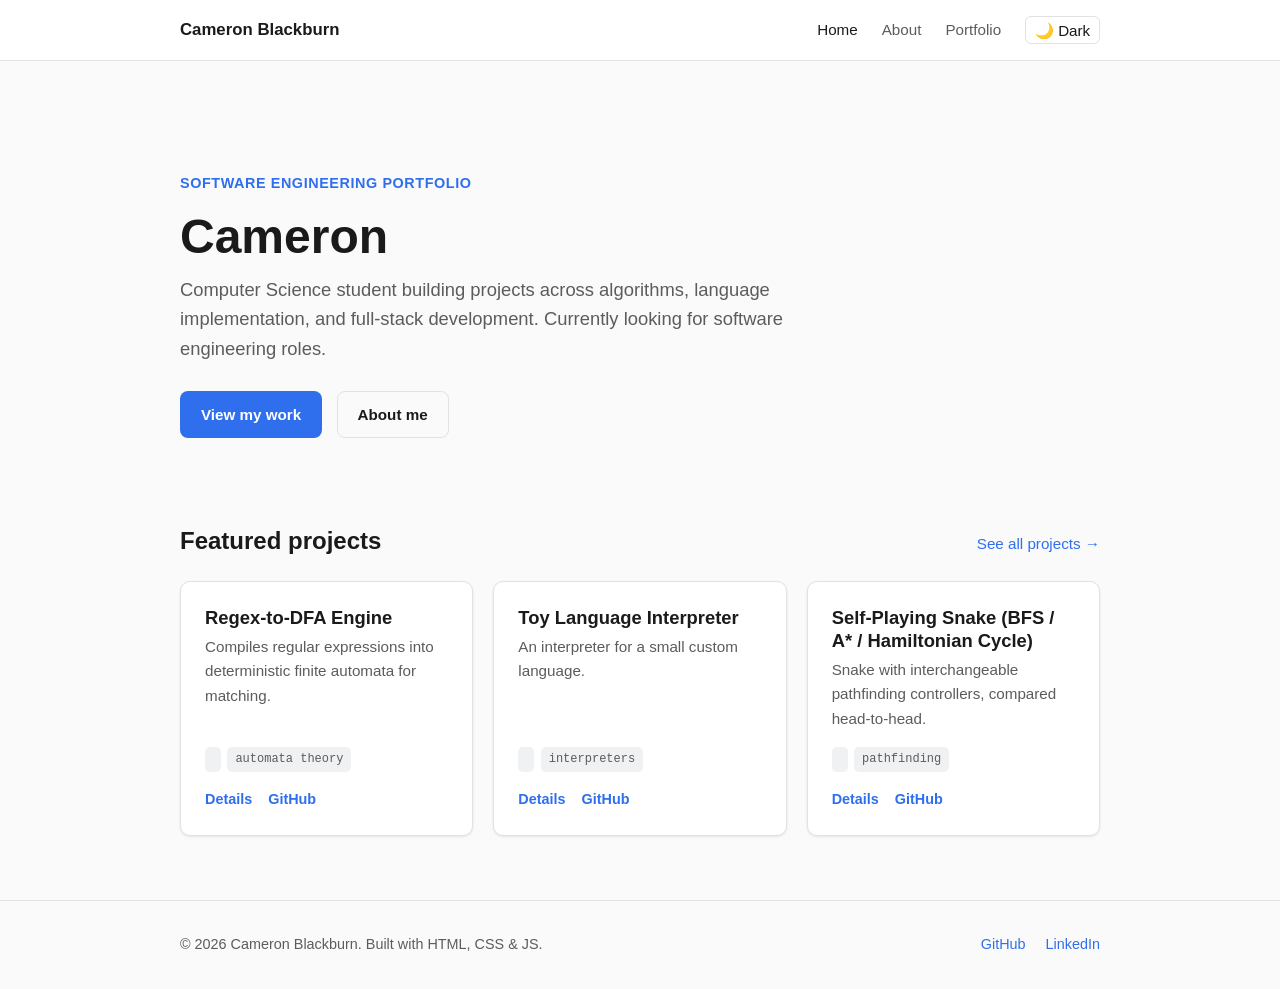
<file: index.html>
<!DOCTYPE html>
<html lang="en">
<head>
  <meta charset="UTF-8" />
  <meta name="viewport" content="width=device-width, initial-scale=1.0" />
  <title>Cameron Blackburn - Home</title>
  <meta name="description" content="Portfolio of programming projects by Cameron." />

  <!-- Open Graph (controls link previews when shared) -->
  <meta property="og:title" content="Cameron Blackburn - Software Engineer Portfolio" />
  <meta property="og:description" content="Programming portfolio: algorithms, language implementation, and full-stack projects." />
  <meta property="og:type" content="website" />
  <!-- TODO: og:image once you have a banner/avatar, og:url once you have a domain -->

  <link rel="icon" href="images/favicon.ico" />
  <link rel="stylesheet" href="css/styles.css" />
</head>
<body>

  <header class="site-header">
    <nav class="nav">
      <a class="nav-brand" href="index.html">Cameron Blackburn</a>
      <button class="nav-toggle" data-nav-toggle aria-label="Toggle navigation" aria-expanded="false">☰</button>
      <ul class="nav-links" data-nav-links>
        <li><a href="index.html" aria-current="page">Home</a></li>
        <li><a href="about.html">About</a></li>
        <li><a href="portfolio.html">Portfolio</a></li>
        <li><button class="theme-toggle" data-theme-toggle aria-pressed="false">🌙 Dark</button></li>
      </ul>
    </nav>
  </header>

  <main>
    <div class="container">

      <section class="hero">
        <p class="hero-eyebrow">Software Engineering Portfolio</p>
        <h1><!-- TODO: replace with your name / headline --> Cameron</h1>
        <p class="lede">
          <!-- TODO: one or two sentences on who you are and what you're looking for,
               e.g. "CS student building things across algorithms, languages, and
               full-stack apps. Looking for software engineering roles." -->
          Computer Science student building projects across algorithms, language
          implementation, and full-stack development. Currently looking for
          software engineering roles.
        </p>
        <div class="hero-actions">
          <a class="btn btn-primary" href="portfolio.html">View my work</a>
          <a class="btn btn-secondary" href="about.html">About me</a>
        </div>
      </section>

      <section id="featured">
        <div class="section-heading">
          <h2>Featured projects</h2>
          <a class="section-link" href="portfolio.html">See all projects →</a>
        </div>

        <div class="card-grid">
          <!-- TODO: pick 2-3 of your strongest projects to feature here.
               Keep these in sync with portfolio.html - copy/trim a card from there. -->
          <div class="card">
            <h3>Regex-to-DFA Engine</h3>
            <p class="card-desc">
              Compiles regular expressions into deterministic finite automata for
              matching. <!-- TODO: expand with your actual approach/highlights -->
            </p>
            <ul class="tag-list">
              <li class="tag"><!-- TODO: language --></li>
              <li class="tag">automata theory</li>
            </ul>
            <div class="card-links">
              <a href="projects/regex-dfa.html">Details</a>
              <a href="#"><!-- TODO: repo link -->GitHub</a>
            </div>
          </div>

          <div class="card">
            <h3>Toy Language Interpreter</h3>
            <p class="card-desc">
              An interpreter for a small custom language. <!-- TODO: describe features,
              e.g. lexer/parser/evaluator, what the language supports -->
            </p>
            <ul class="tag-list">
              <li class="tag"><!-- TODO: language --></li>
              <li class="tag">interpreters</li>
            </ul>
            <div class="card-links">
              <a href="portfolio.html">Details</a>
              <a href="#">GitHub</a>
            </div>
          </div>

          <div class="card">
            <h3>Self-Playing Snake (BFS / A* / Hamiltonian Cycle)</h3>
            <p class="card-desc">
              Snake with interchangeable pathfinding controllers, compared head-to-head.
              <!-- TODO: mention any benchmark results/visuals -->
            </p>
            <ul class="tag-list">
              <li class="tag"><!-- TODO: language --></li>
              <li class="tag">pathfinding</li>
            </ul>
            <div class="card-links">
              <a href="portfolio.html">Details</a>
              <a href="#">GitHub</a>
            </div>
          </div>
        </div>
      </section>

    </div>
  </main>

  <footer class="site-footer">
    <div class="container">
      <span>&copy; <span id="year">2026</span> Cameron Blackburn. Built with HTML, CSS &amp; JS.</span>
      <ul class="footer-links">
        <!-- TODO: add real links (GitHub, LinkedIn, email) whenever you're ready -->
        <li><a href="#">GitHub</a></li>
        <li><a href="#">LinkedIn</a></li>
      </ul>
    </div>
  </footer>

  <script src="js/main.js" defer></script>
  <script>document.getElementById("year").textContent = new Date().getFullYear();</script>
</body>
</html>
</file>
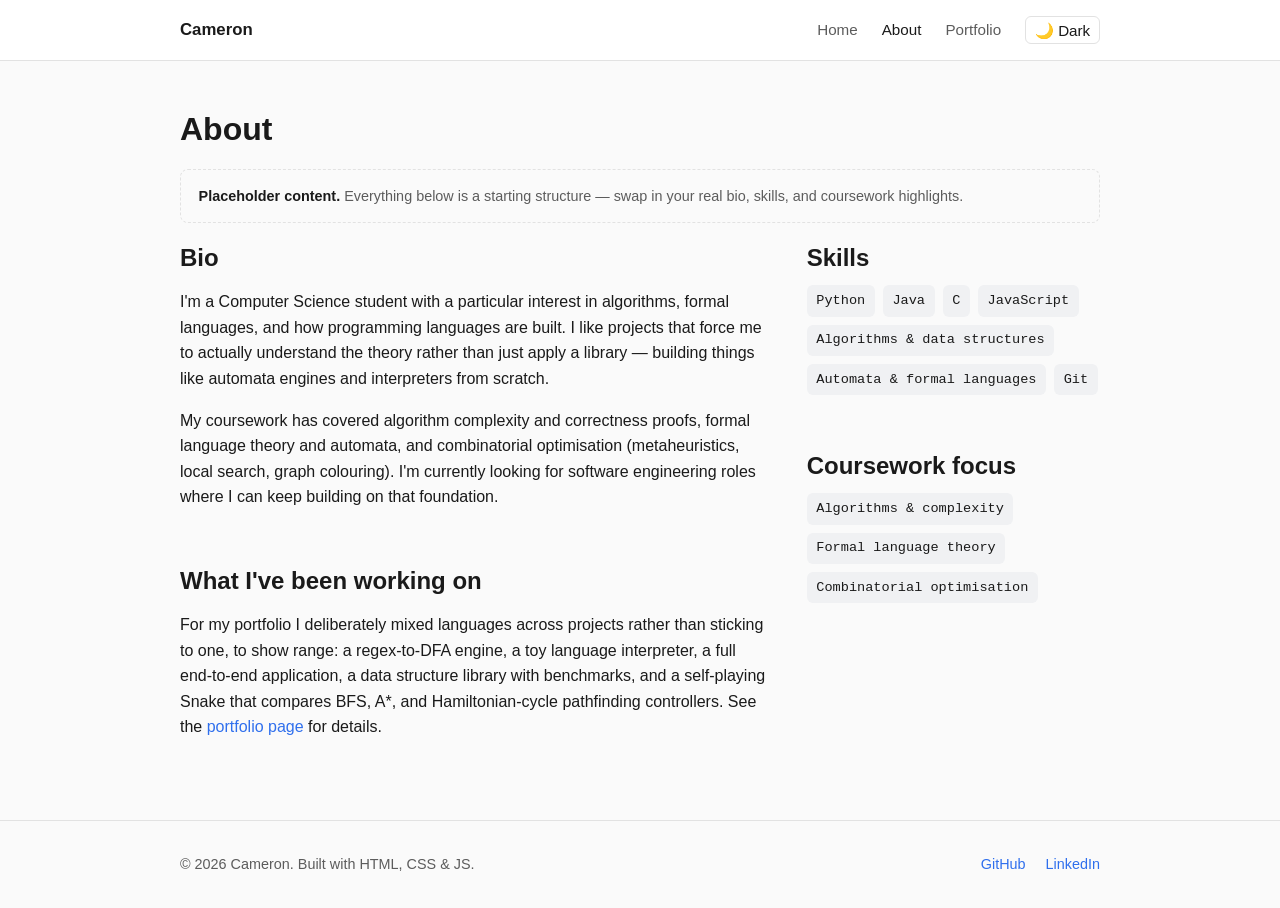
<file: about.html>
<!DOCTYPE html>
<html lang="en">
<head>
  <meta charset="UTF-8" />
  <meta name="viewport" content="width=device-width, initial-scale=1.0" />
  <title>About — Cameron</title>
  <meta name="description" content="Background, skills, and interests." />
  <link rel="icon" href="images/favicon.ico" />
  <link rel="stylesheet" href="css/styles.css" />
</head>
<body>

  <header class="site-header">
    <nav class="nav">
      <a class="nav-brand" href="index.html">Cameron</a>
      <button class="nav-toggle" data-nav-toggle aria-label="Toggle navigation" aria-expanded="false">☰</button>
      <ul class="nav-links" data-nav-links>
        <li><a href="index.html">Home</a></li>
        <li><a href="about.html" aria-current="page">About</a></li>
        <li><a href="portfolio.html">Portfolio</a></li>
        <li><button class="theme-toggle" data-theme-toggle aria-pressed="false">🌙 Dark</button></li>
      </ul>
    </nav>
  </header>

  <main>
    <div class="container">
      <h1>About</h1>

      <div class="placeholder-note">
        <strong>Placeholder content.</strong> Everything below is a starting
        structure — swap in your real bio, skills, and coursework highlights.
      </div>

      <div class="about-grid">
        <div>
          <section>
            <h2>Bio</h2>
            <p>
              <!-- TODO: replace with your real bio. A few sentences on who you are,
                   what you study/do, and what kind of roles or problems you're
                   interested in. -->
              I'm a Computer Science student with a particular interest in
              algorithms, formal languages, and how programming languages are
              built. I like projects that force me to actually understand the
              theory rather than just apply a library — building things like
              automata engines and interpreters from scratch.
            </p>
            <p>
              <!-- TODO: second paragraph - academic focus, what you're looking for -->
              My coursework has covered algorithm complexity and correctness
              proofs, formal language theory and automata, and combinatorial
              optimisation (metaheuristics, local search, graph colouring). I'm
              currently looking for software engineering roles where I can keep
              building on that foundation.
            </p>
          </section>

          <section>
            <h2>What I've been working on</h2>
            <p>
              <!-- TODO: This is a good spot to talk through your project selection
                   strategy if you want - e.g. why you picked a spread of languages,
                   what each project was meant to demonstrate. -->
              For my portfolio I deliberately mixed languages across projects
              rather than sticking to one, to show range: a regex-to-DFA engine,
              a toy language interpreter, a full end-to-end application, a data
              structure library with benchmarks, and a self-playing Snake that
              compares BFS, A*, and Hamiltonian-cycle pathfinding controllers.
              See the <a href="portfolio.html">portfolio page</a> for details.
            </p>
          </section>
        </div>

        <aside>
          <section>
            <h2>Skills</h2>
            <!-- TODO: trim/expand this list to match what you actually want to highlight -->
            <ul class="skills-list">
              <li>Python</li>
              <li>Java</li>
              <li>C</li>
              <li>JavaScript</li>
              <li>Algorithms &amp; data structures</li>
              <li>Automata &amp; formal languages</li>
              <li>Git</li>
            </ul>
          </section>

          <section>
            <h2>Coursework focus</h2>
            <!-- TODO: keep or remove depending on whether you want to lean on academic framing -->
            <ul class="skills-list">
              <li>Algorithms &amp; complexity</li>
              <li>Formal language theory</li>
              <li>Combinatorial optimisation</li>
            </ul>
          </section>
        </aside>
      </div>
    </div>
  </main>

  <footer class="site-footer">
    <div class="container">
      <span>&copy; <span id="year">2026</span> Cameron. Built with HTML, CSS &amp; JS.</span>
      <ul class="footer-links">
        <li><a href="#">GitHub</a></li>
        <li><a href="#">LinkedIn</a></li>
      </ul>
    </div>
  </footer>

  <script src="js/main.js" defer></script>
  <script>document.getElementById("year").textContent = new Date().getFullYear();</script>
</body>
</html>
</file>
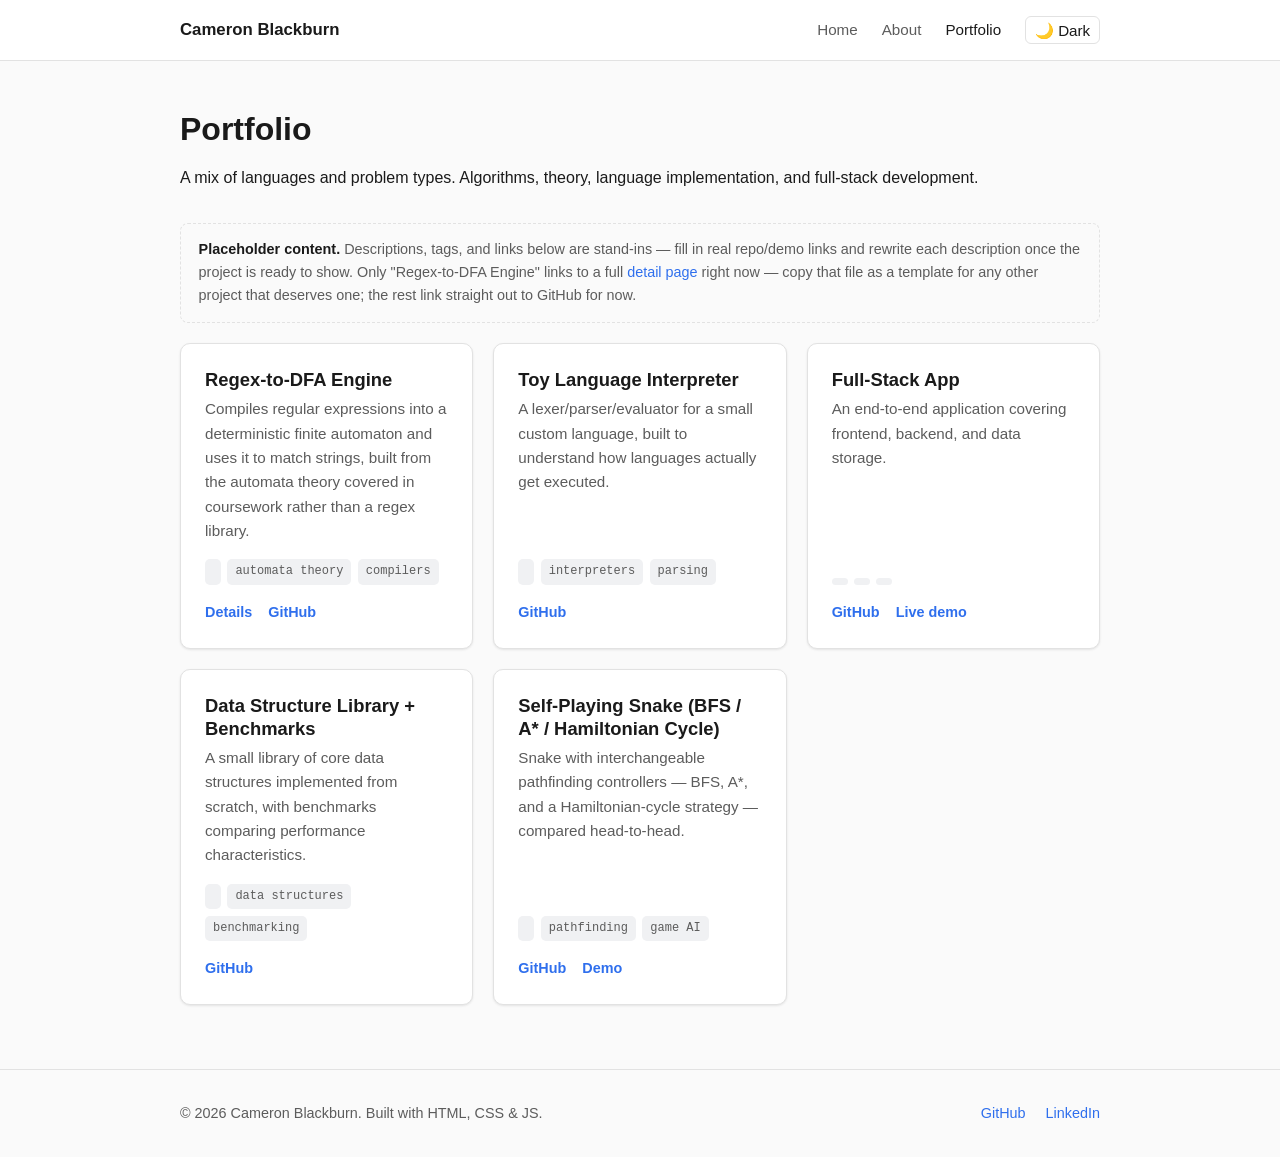
<file: portfolio.html>
<!DOCTYPE html>
<html lang="en">
<head>
  <meta charset="UTF-8" />
  <meta name="viewport" content="width=device-width, initial-scale=1.0" />
  <title>Cameron Blackburn - Portfolio</title>
  <meta name="description" content="Programming projects: algorithms, language implementation, and full-stack development." />
  <link rel="icon" href="images/favicon.ico" />
  <link rel="stylesheet" href="css/styles.css" />
</head>
<body>

  <header class="site-header">
    <nav class="nav">
      <a class="nav-brand" href="index.html">Cameron Blackburn</a>
      <button class="nav-toggle" data-nav-toggle aria-label="Toggle navigation" aria-expanded="false">☰</button>
      <ul class="nav-links" data-nav-links>
        <li><a href="index.html">Home</a></li>
        <li><a href="about.html">About</a></li>
        <li><a href="portfolio.html" aria-current="page">Portfolio</a></li>
        <li><button class="theme-toggle" data-theme-toggle aria-pressed="false">🌙 Dark</button></li>
      </ul>
    </nav>
  </header>

  <main>
    <div class="container">
      <h1>Portfolio</h1>
      <p class="lede" style="margin-bottom:2rem;">
        <!-- TODO: short framing sentence if you want one -->
        A mix of languages and problem types. Algorithms, theory, language implementation, 
        and full-stack development.
      </p>

      <div class="placeholder-note">
        <strong>Placeholder content.</strong> Descriptions, tags, and links below
        are stand-ins — fill in real repo/demo links and rewrite each description
        once the project is ready to show. Only "Regex-to-DFA Engine" links to a
        full <a href="projects/regex-dfa.html">detail page</a> right now — copy
        that file as a template for any other project that deserves one; the rest
        link straight out to GitHub for now.
      </div>

      <div class="card-grid">

        <div class="card">
          <h3>Regex-to-DFA Engine</h3>
          <p class="card-desc">
            <!-- TODO --> Compiles regular expressions into a deterministic
            finite automaton and uses it to match strings, built from the
            automata theory covered in coursework rather than a regex library.
          </p>
          <ul class="tag-list">
            <li class="tag"><!-- TODO: language --></li>
            <li class="tag">automata theory</li>
            <li class="tag">compilers</li>
          </ul>
          <div class="card-links">
            <a href="projects/regex-dfa.html">Details</a>
            <a href="#"><!-- TODO --> GitHub</a>
          </div>
        </div>

        <div class="card">
          <h3>Toy Language Interpreter</h3>
          <p class="card-desc">
            <!-- TODO --> A lexer/parser/evaluator for a small custom
            language, built to understand how languages actually get executed.
          </p>
          <ul class="tag-list">
            <li class="tag"><!-- TODO: language --></li>
            <li class="tag">interpreters</li>
            <li class="tag">parsing</li>
          </ul>
          <div class="card-links">
            <a href="#"><!-- TODO: repo link, or build a detail page --> GitHub</a>
          </div>
        </div>

        <div class="card">
          <h3>Full-Stack App</h3>
          <p class="card-desc">
            <!-- TODO --> An end-to-end application covering frontend, backend,
            and data storage.
          </p>
          <ul class="tag-list">
            <li class="tag"><!-- TODO: frontend --></li>
            <li class="tag"><!-- TODO: backend --></li>
            <li class="tag"><!-- TODO: database --></li>
          </ul>
          <div class="card-links">
            <a href="#">GitHub</a>
            <a href="#"><!-- TODO: live demo link, if hosted --> Live demo</a>
          </div>
        </div>

        <div class="card">
          <h3>Data Structure Library + Benchmarks</h3>
          <p class="card-desc">
            <!-- TODO --> A small library of core data structures implemented
            from scratch, with benchmarks comparing performance characteristics.
          </p>
          <ul class="tag-list">
            <li class="tag"><!-- TODO: language --></li>
            <li class="tag">data structures</li>
            <li class="tag">benchmarking</li>
          </ul>
          <div class="card-links">
            <a href="#">GitHub</a>
          </div>
        </div>

        <div class="card">
          <h3>Self-Playing Snake (BFS / A* / Hamiltonian Cycle)</h3>
          <p class="card-desc">
            <!-- TODO --> Snake with interchangeable pathfinding controllers —
            BFS, A*, and a Hamiltonian-cycle strategy — compared head-to-head.
          </p>
          <ul class="tag-list">
            <li class="tag"><!-- TODO: language --></li>
            <li class="tag">pathfinding</li>
            <li class="tag">game AI</li>
          </ul>
          <div class="card-links">
            <a href="#">GitHub</a>
            <a href="#"><!-- TODO: demo gif/video link --> Demo</a>
          </div>
        </div>

      </div>
    </div>
  </main>

  <footer class="site-footer">
    <div class="container">
      <span>&copy; <span id="year">2026</span> Cameron Blackburn. Built with HTML, CSS &amp; JS.</span>
      <ul class="footer-links">
        <li><a href="#">GitHub</a></li>
        <li><a href="#">LinkedIn</a></li>
      </ul>
    </div>
  </footer>

  <script src="js/main.js" defer></script>
  <script>document.getElementById("year").textContent = new Date().getFullYear();</script>
</body>
</html>
</file>
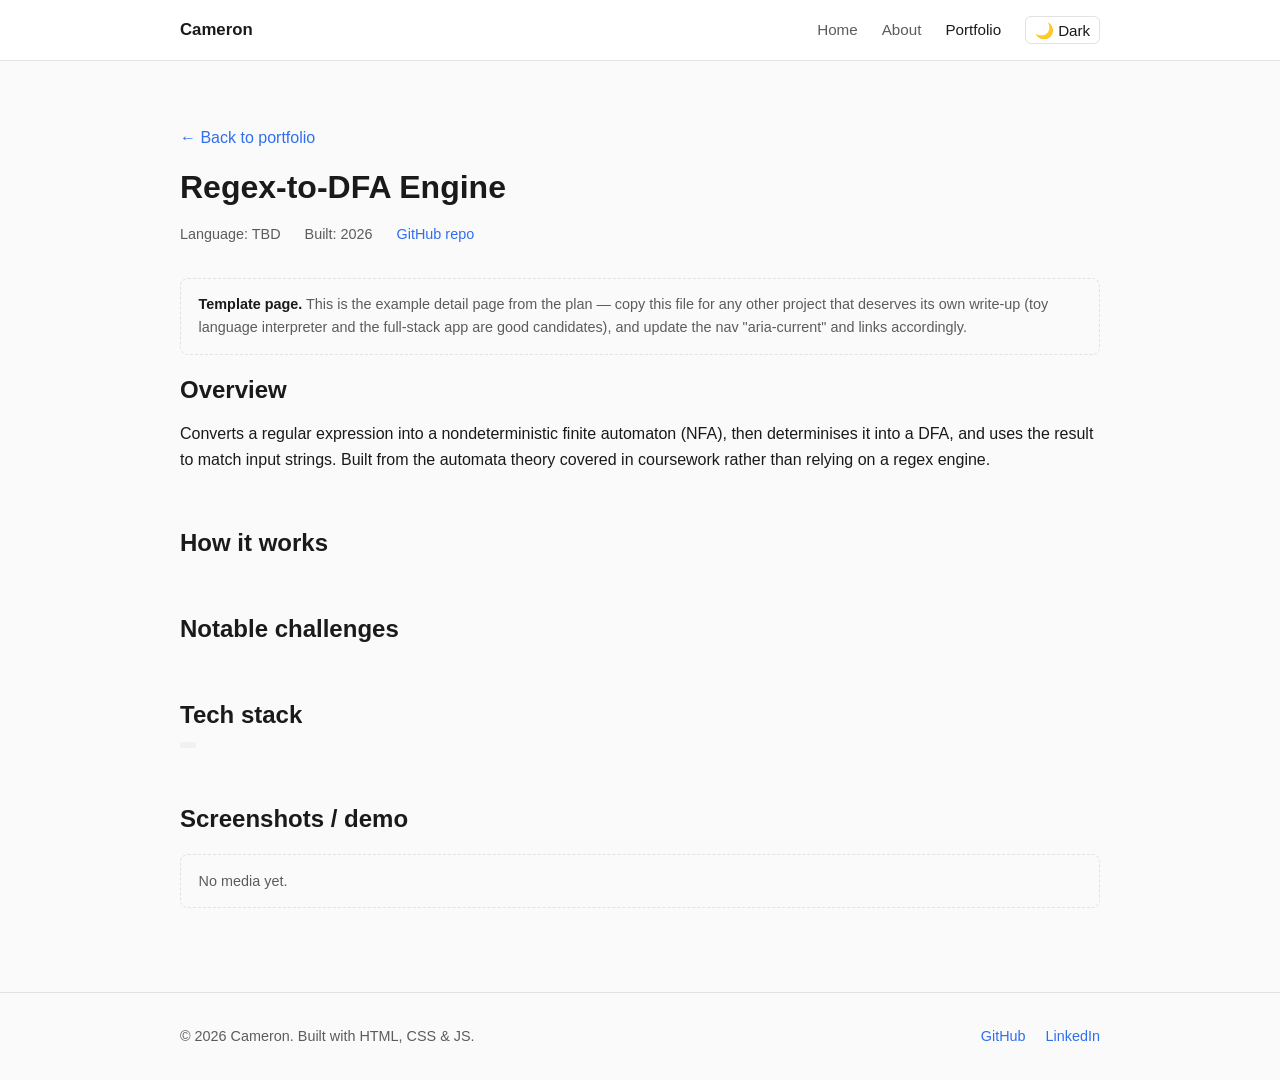
<file: projects/regex-dfa.html>
<!DOCTYPE html>
<html lang="en">
<head>
  <meta charset="UTF-8" />
  <meta name="viewport" content="width=device-width, initial-scale=1.0" />
  <title>Regex-to-DFA Engine — Cameron</title>
  <meta name="description" content="Project detail: a regex-to-DFA engine." />
  <link rel="icon" href="../images/favicon.ico" />
  <link rel="stylesheet" href="../css/styles.css" />
</head>
<body>

  <!-- Note: every path on this page is one level up (../) since it lives in /projects/ -->

  <header class="site-header">
    <nav class="nav">
      <a class="nav-brand" href="../index.html">Cameron</a>
      <button class="nav-toggle" data-nav-toggle aria-label="Toggle navigation" aria-expanded="false">☰</button>
      <ul class="nav-links" data-nav-links>
        <li><a href="../index.html">Home</a></li>
        <li><a href="../about.html">About</a></li>
        <li><a href="../portfolio.html" aria-current="page">Portfolio</a></li>
        <li><button class="theme-toggle" data-theme-toggle aria-pressed="false">🌙 Dark</button></li>
      </ul>
    </nav>
  </header>

  <main>
    <div class="container">
      <p><a href="../portfolio.html">← Back to portfolio</a></p>

      <h1>Regex-to-DFA Engine</h1>
      <div class="project-meta">
        <span><!-- TODO: language(s) --> Language: TBD</span>
        <span><!-- TODO: dates --> Built: 2026</span>
        <span><a href="#"><!-- TODO: repo link --> GitHub repo</a></span>
      </div>

      <div class="placeholder-note">
        <strong>Template page.</strong> This is the example detail page from
        the plan — copy this file for any other project that deserves its own
        write-up (toy language interpreter and the full-stack app are good
        candidates), and update the nav "aria-current" and links accordingly.
      </div>

      <section>
        <h2>Overview</h2>
        <p>
          <!-- TODO: 2-4 sentences: what it does, why you built it, what it
               demonstrates. -->
          Converts a regular expression into a nondeterministic finite
          automaton (NFA), then determinises it into a DFA, and uses the
          result to match input strings. Built from the automata theory
          covered in coursework rather than relying on a regex engine.
        </p>
      </section>

      <section>
        <h2>How it works</h2>
        <p>
          <!-- TODO: brief technical walkthrough - parsing approach,
               NFA construction method (e.g. Thompson's construction),
               subset construction for the DFA, any minimisation step. -->
        </p>
      </section>

      <section>
        <h2>Notable challenges</h2>
        <p>
          <!-- TODO: what was hard, what you'd do differently, any
               performance/complexity considerations. This is often the
               most interesting part for a reviewer. -->
        </p>
      </section>

      <section>
        <h2>Tech stack</h2>
        <ul class="tag-list">
          <li class="tag"><!-- TODO --></li>
        </ul>
      </section>

      <section>
        <h2>Screenshots / demo</h2>
        <p class="placeholder-note">
          <!-- TODO: add a screenshot, terminal output, or short gif once
               available, e.g. <img src="../images/regex-dfa-demo.png" alt="..."> -->
          No media yet.
        </p>
      </section>
    </div>
  </main>

  <footer class="site-footer">
    <div class="container">
      <span>&copy; <span id="year">2026</span> Cameron. Built with HTML, CSS &amp; JS.</span>
      <ul class="footer-links">
        <li><a href="#">GitHub</a></li>
        <li><a href="#">LinkedIn</a></li>
      </ul>
    </div>
  </footer>

  <script src="../js/main.js" defer></script>
  <script>document.getElementById("year").textContent = new Date().getFullYear();</script>
</body>
</html>
</file>
<file: css/styles.css>
/* ==========================================================================
   Portfolio site styles
   Structure: variables -> reset -> layout -> components -> utilities
   ========================================================================== */

:root {
  /* Light theme (default) */
  --color-bg: #fafafa;
  --color-bg-alt: #ffffff;
  --color-text: #1a1a1a;
  --color-text-muted: #5c5c5c;
  --color-border: #e2e2e2;
  --color-accent: #2f6fed;
  --color-accent-text: #ffffff;
  --color-code-bg: #f0f1f3;

  --font-sans: -apple-system, BlinkMacSystemFont, "Segoe UI", Roboto, Helvetica, Arial, sans-serif;
  --font-mono: "SFMono-Regular", Consolas, "Liberation Mono", Menlo, monospace;

  --max-width: 960px;
  --radius: 10px;
  --shadow: 0 1px 3px rgba(0, 0, 0, 0.06), 0 1px 2px rgba(0, 0, 0, 0.04);
}

[data-theme="dark"] {
  --color-bg: #14161a;
  --color-bg-alt: #1c1f24;
  --color-text: #eaeaea;
  --color-text-muted: #a1a1a1;
  --color-border: #2c2f36;
  --color-accent: #6fa1ff;
  --color-accent-text: #0e1013;
  --color-code-bg: #21242a;
  --shadow: 0 1px 3px rgba(0, 0, 0, 0.4), 0 1px 2px rgba(0, 0, 0, 0.3);
}

/* ---------- Reset ---------- */
*, *::before, *::after { box-sizing: border-box; }

html { -webkit-text-size-adjust: 100%; }

body {
  margin: 0;
  font-family: var(--font-sans);
  background: var(--color-bg);
  color: var(--color-text);
  line-height: 1.6;
  -webkit-font-smoothing: antialiased;
  transition: background-color 0.15s ease, color 0.15s ease;
}

img { max-width: 100%; display: block; }

a {
  color: var(--color-accent);
  text-decoration: none;
}
a:hover { text-decoration: underline; }

h1, h2, h3, h4 {
  line-height: 1.25;
  margin: 0 0 0.5em;
}

code, pre {
  font-family: var(--font-mono);
  background: var(--color-code-bg);
  border-radius: 4px;
}
code { padding: 0.15em 0.4em; font-size: 0.9em; }
pre { padding: 1em; overflow-x: auto; }
pre code { padding: 0; background: none; }

/* ---------- Layout ---------- */
.container {
  max-width: var(--max-width);
  margin: 0 auto;
  padding: 0 1.25rem;
}

/* Site header / nav */
.site-header {
  border-bottom: 1px solid var(--color-border);
  background: var(--color-bg-alt);
  position: sticky;
  top: 0;
  z-index: 20;
}

.nav {
  display: flex;
  align-items: center;
  justify-content: space-between;
  padding: 1rem 1.25rem;
  max-width: var(--max-width);
  margin: 0 auto;
}

.nav-brand {
  font-weight: 700;
  font-size: 1.05rem;
  color: var(--color-text);
}
.nav-brand:hover { text-decoration: none; opacity: 0.8; }

.nav-links {
  display: flex;
  align-items: center;
  gap: 1.5rem;
  list-style: none;
  margin: 0;
  padding: 0;
}

.nav-links a {
  color: var(--color-text-muted);
  font-weight: 500;
  font-size: 0.95rem;
}
.nav-links a:hover,
.nav-links a[aria-current="page"] {
  color: var(--color-text);
  text-decoration: none;
}

.nav-toggle {
  display: none;
  background: none;
  border: 1px solid var(--color-border);
  border-radius: 6px;
  padding: 0.4rem 0.6rem;
  color: var(--color-text);
  cursor: pointer;
}

.theme-toggle {
  background: none;
  border: 1px solid var(--color-border);
  border-radius: 6px;
  padding: 0.35rem 0.55rem;
  cursor: pointer;
  font-size: 0.95rem;
  color: var(--color-text);
  line-height: 1;
}
.theme-toggle:hover { border-color: var(--color-accent); }

/* Main content */
main { padding: 3rem 0 4rem; }

/* Footer */
.site-footer {
  border-top: 1px solid var(--color-border);
  padding: 2rem 0;
  color: var(--color-text-muted);
  font-size: 0.9rem;
}
.site-footer .container {
  display: flex;
  flex-wrap: wrap;
  gap: 0.75rem 1.5rem;
  align-items: center;
  justify-content: space-between;
}
.footer-links { display: flex; gap: 1.25rem; list-style: none; margin: 0; padding: 0; }

/* ---------- Hero (splash page) ---------- */
.hero {
  padding: 3rem 0 2rem;
}
.hero-eyebrow {
  color: var(--color-accent);
  font-weight: 600;
  font-size: 0.9rem;
  text-transform: uppercase;
  letter-spacing: 0.04em;
  margin-bottom: 0.75rem;
}
.hero h1 {
  font-size: clamp(2rem, 5vw, 3rem);
  margin-bottom: 0.5rem;
}
.hero p.lede {
  font-size: 1.15rem;
  color: var(--color-text-muted);
  max-width: 60ch;
  margin: 0.5rem 0 1.75rem;
}
.hero-actions { display: flex; gap: 0.9rem; flex-wrap: wrap; }

/* ---------- Buttons ---------- */
.btn {
  display: inline-block;
  padding: 0.65rem 1.25rem;
  border-radius: 8px;
  font-weight: 600;
  font-size: 0.95rem;
  border: 1px solid transparent;
  cursor: pointer;
}
.btn:hover { text-decoration: none; }
.btn-primary {
  background: var(--color-accent);
  color: var(--color-accent-text);
}
.btn-primary:hover { opacity: 0.9; }
.btn-secondary {
  background: transparent;
  border-color: var(--color-border);
  color: var(--color-text);
}
.btn-secondary:hover { border-color: var(--color-accent); }

/* ---------- Section headings ---------- */
.section-heading {
  display: flex;
  align-items: baseline;
  justify-content: space-between;
  margin-bottom: 1.5rem;
}
.section-heading h2 { margin: 0; }
.section-heading .section-link { font-size: 0.95rem; white-space: nowrap; }

section + section { margin-top: 3.5rem; }

/* ---------- Project cards ---------- */
.card-grid {
  display: grid;
  grid-template-columns: repeat(auto-fit, minmax(260px, 1fr));
  gap: 1.25rem;
}

.card {
  background: var(--color-bg-alt);
  border: 1px solid var(--color-border);
  border-radius: var(--radius);
  padding: 1.5rem;
  box-shadow: var(--shadow);
  display: flex;
  flex-direction: column;
}

.card h3 { font-size: 1.15rem; margin-bottom: 0.4rem; }
.card p.card-desc {
  color: var(--color-text-muted);
  font-size: 0.95rem;
  margin: 0 0 1rem;
  flex-grow: 1;
}

.tag-list {
  display: flex;
  flex-wrap: wrap;
  gap: 0.4rem;
  margin: 0 0 1rem;
  padding: 0;
  list-style: none;
}
.tag {
  font-family: var(--font-mono);
  font-size: 0.75rem;
  background: var(--color-code-bg);
  color: var(--color-text-muted);
  padding: 0.2rem 0.5rem;
  border-radius: 5px;
}

.card-links { display: flex; gap: 1rem; font-size: 0.9rem; font-weight: 600; }

/* ---------- About page ---------- */
.about-grid {
  display: grid;
  grid-template-columns: 2fr 1fr;
  gap: 2.5rem;
}
@media (max-width: 720px) {
  .about-grid { grid-template-columns: 1fr; }
}

.skills-list {
  list-style: none;
  margin: 0;
  padding: 0;
  display: flex;
  flex-wrap: wrap;
  gap: 0.5rem;
}
.skills-list li {
  font-family: var(--font-mono);
  font-size: 0.85rem;
  background: var(--color-code-bg);
  padding: 0.3rem 0.6rem;
  border-radius: 6px;
}

.placeholder-note {
  border: 1px dashed var(--color-border);
  border-radius: 8px;
  padding: 0.9rem 1.1rem;
  color: var(--color-text-muted);
  font-size: 0.9rem;
  margin: 1.25rem 0;
}
.placeholder-note strong { color: var(--color-text); }

/* ---------- Project detail page ---------- */
.project-meta {
  display: flex;
  flex-wrap: wrap;
  gap: 0.5rem 1.5rem;
  color: var(--color-text-muted);
  font-size: 0.9rem;
  margin: 1rem 0 2rem;
}

/* ---------- 404 page ---------- */
.error-page {
  text-align: center;
  padding: 4rem 0;
}
.error-page .code {
  font-family: var(--font-mono);
  font-size: 4rem;
  color: var(--color-accent);
  margin-bottom: 0.5rem;
}

/* ---------- Responsive nav ---------- */
@media (max-width: 640px) {
  .nav-toggle { display: inline-flex; }
  .nav-links {
    position: absolute;
    top: 100%;
    left: 0;
    right: 0;
    background: var(--color-bg-alt);
    border-bottom: 1px solid var(--color-border);
    flex-direction: column;
    align-items: flex-start;
    gap: 0;
    padding: 0.5rem 1.25rem 1rem;
    display: none;
  }
  .nav-links.is-open { display: flex; }
  .nav-links li { width: 100%; }
  .nav-links a { display: block; padding: 0.6rem 0; }
}
</file>
